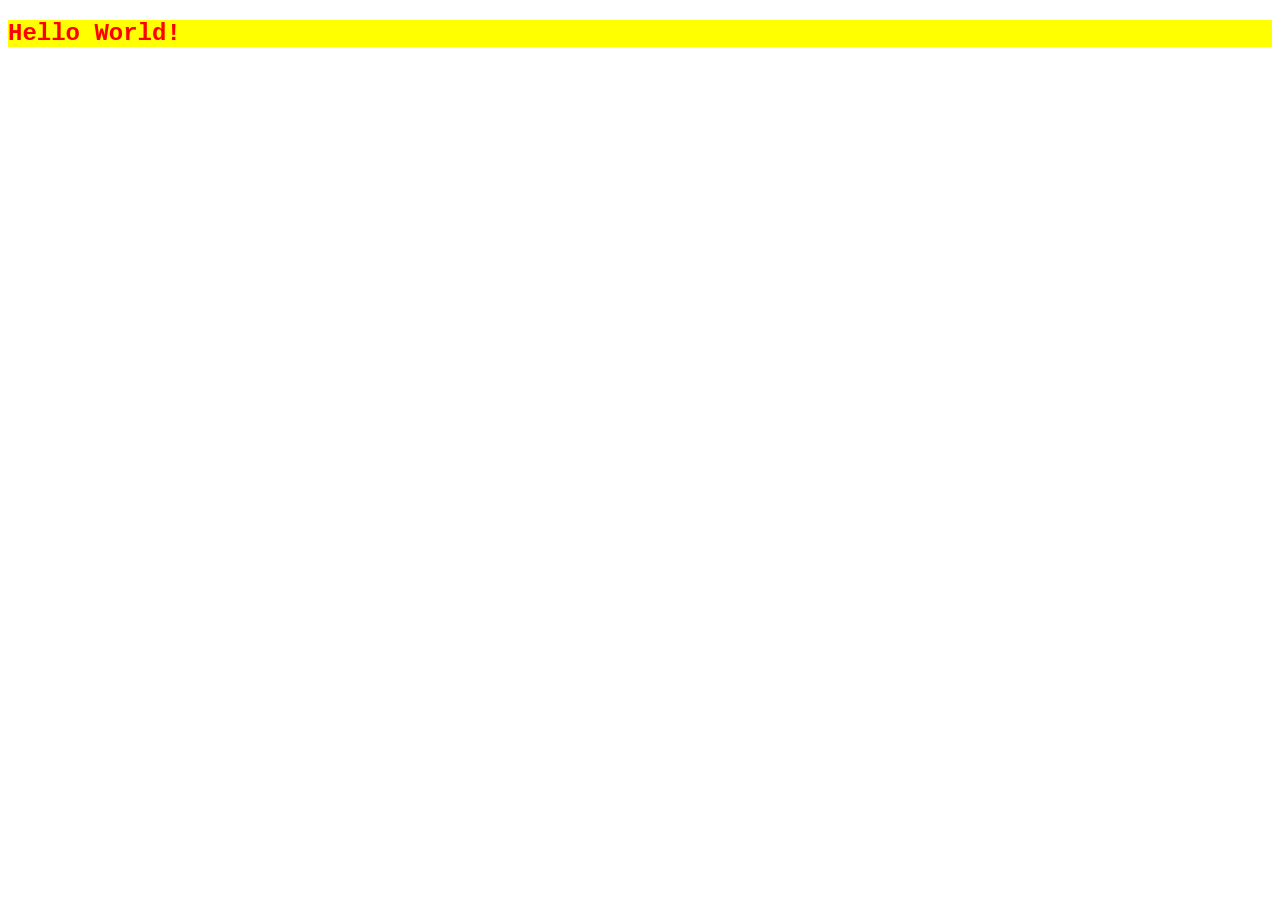
<file: css/index.html>
<!DOCTYPE html>
<html lang="en">
<head>
    <meta charset="UTF-8">
    <meta name="viewport" content="width=device-width, initial-scale=1.0">
    <meta http-equiv="X-UA-Compatible" content="ie=edge">
    <title>Document</title>
    <style>
        h1 {font-family:'Courier New', Courier, monospace} /*h1 es del tipo element */
        .title {color:green;} /*.title es del tipo clase */
    </style>
    <link rel="stylesheet" href="styles/main.css">
</head>
<body>
    <section>
        <h1 style="color: red;">Hello World!</h1>
    </section>
</body>
</html>
</file>
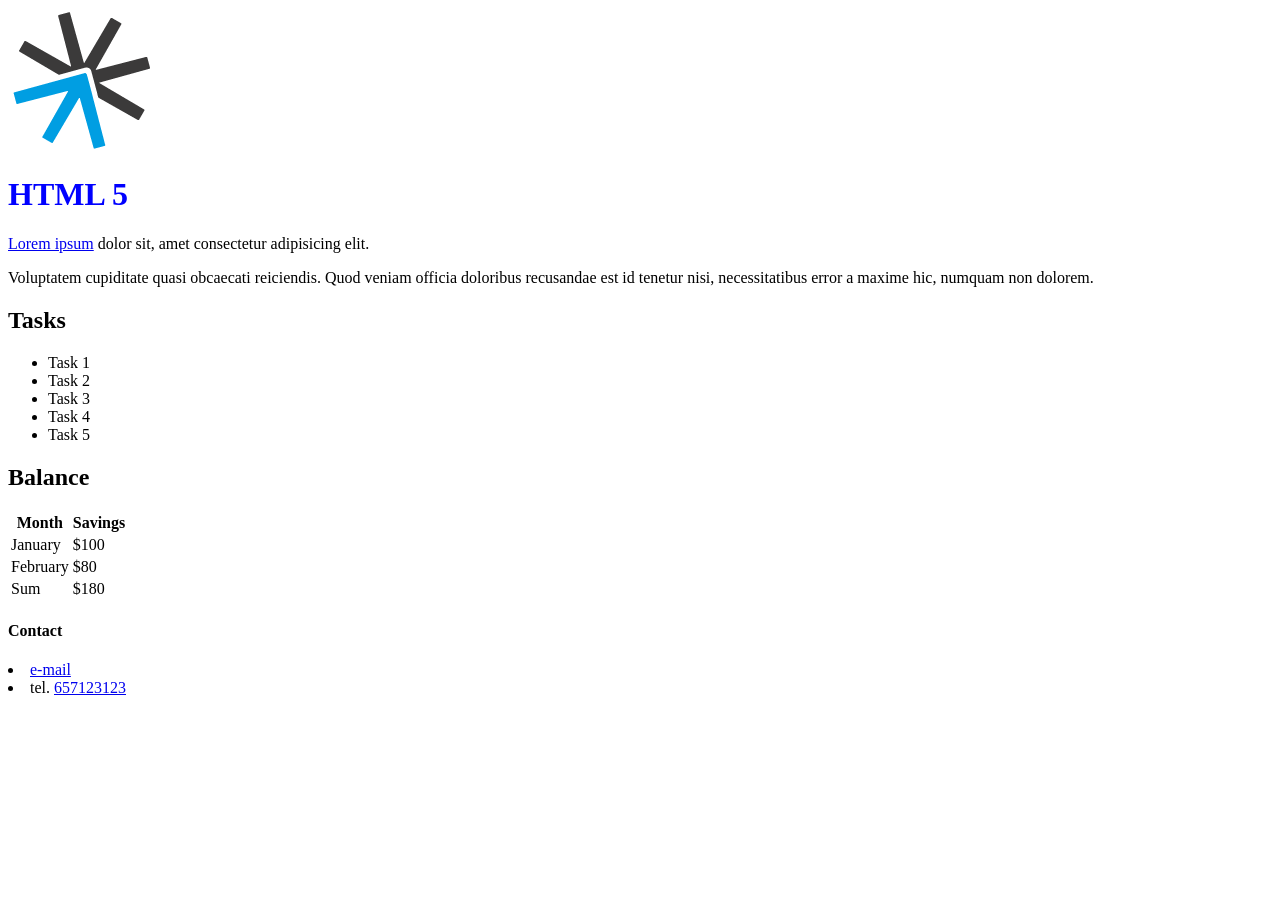
<file: html/index.html>
<!DOCTYPE html>
<html lang="en">
<head>
    <meta charset="UTF-8">
    <meta name="viewport" content="width=device-width, initial-scale=1.0">
    <meta http-equiv="X-UA-Compatible" content="ie=edge">
    <title>HTML 5</title>
    <link rel="icon" href="images/icon.png" type="image/png" sizes="16x16">
    <link rel="stylesheet" href="styles/main.css">
    <script src="scripts/main.js"></script>
</head>
<body>
    <header><img src="images/icon.png" alt="Skylab Coders Academy Icon" title="Skylab Coders Academy Icon"></header>

    <main>
    <h1>HTML 5</h1>

    <article>
    <p><a href="https://es.wikipedia.org/wiki/Lorem_ipsum" target="_blank">Lorem ipsum</a> dolor sit, amet consectetur adipisicing elit.</p> 
        
    <p>Voluptatem cupiditate quasi obcaecati reiciendis. Quod veniam officia doloribus recusandae est id tenetur nisi, necessitatibus error a maxime hic, numquam non dolorem.</p>
    </article>
    <section>
    <h2>Tasks</h2>
    
    <ul>
        <li>Task 1</li>
        <li>Task 2</li>
        <li>Task 3</li>
        <li>Task 4</li>
        <li>Task 5</li>
    </ul>
</section>
<section>
<h2>Balance</h2>
    <table>
            <thead>
             <tr>
                <th>Month</th>
                <th>Savings</th>
             </tr>
            </thead>
            <tfoot>
             <tr>
                <td>Sum</td>
                <td>$180</td>
             </tr>
            </tfoot>
            <tbody>
             <tr>
                <td>January</td>
                <td>$100</td>
             </tr>
             <tr>
                <td>February</td>
                <td>$80</td>
             </tr>
            </tbody>
           </table>
        </section>       
        </main>

        <footer>
<h4>Contact</h4>
<li><a href="mailto: pepito@gmail.com?subject=Contact from the web&body=Hello!">e-mail</a></li>
<li>tel. <a href="tel:657.123.123">657123123</a></li>
</footer>
</body>
</html>
</file>
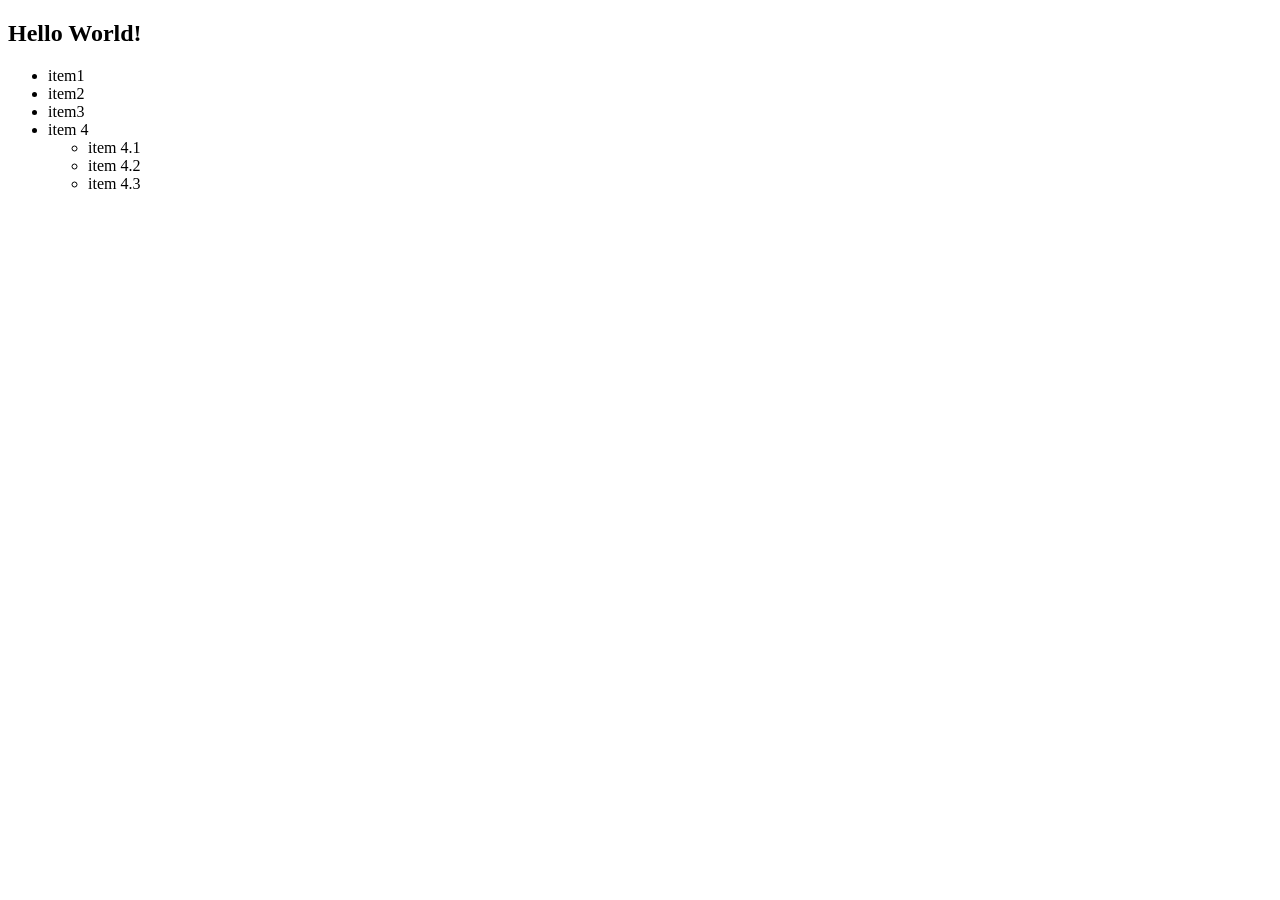
<file: react/index.html>
<!DOCTYPE html>
<html lang="en">
<head>
    <meta charset="UTF-8">
    <meta name="viewport" content="width=device-width, initial-scale=1.0">
    <meta http-equiv="X-UA-Compatible" content="ie=edge">
    <title>Document</title>
</head>
<body>
    <div id="root"></div>
    <script src="vendor/react/16.3.2/react.development.js"></script>
    <script src="vendor/react/16.3.2/react-dom.development.js"></script>
    <!-- <script src="scripts/main.js"></script> -->
    <script src="vendor/babel/6.26.0/babel.js"></script>
    <script src="scripts/main.jsx" type="text/babel"></script>
</body>
</html>
</file>
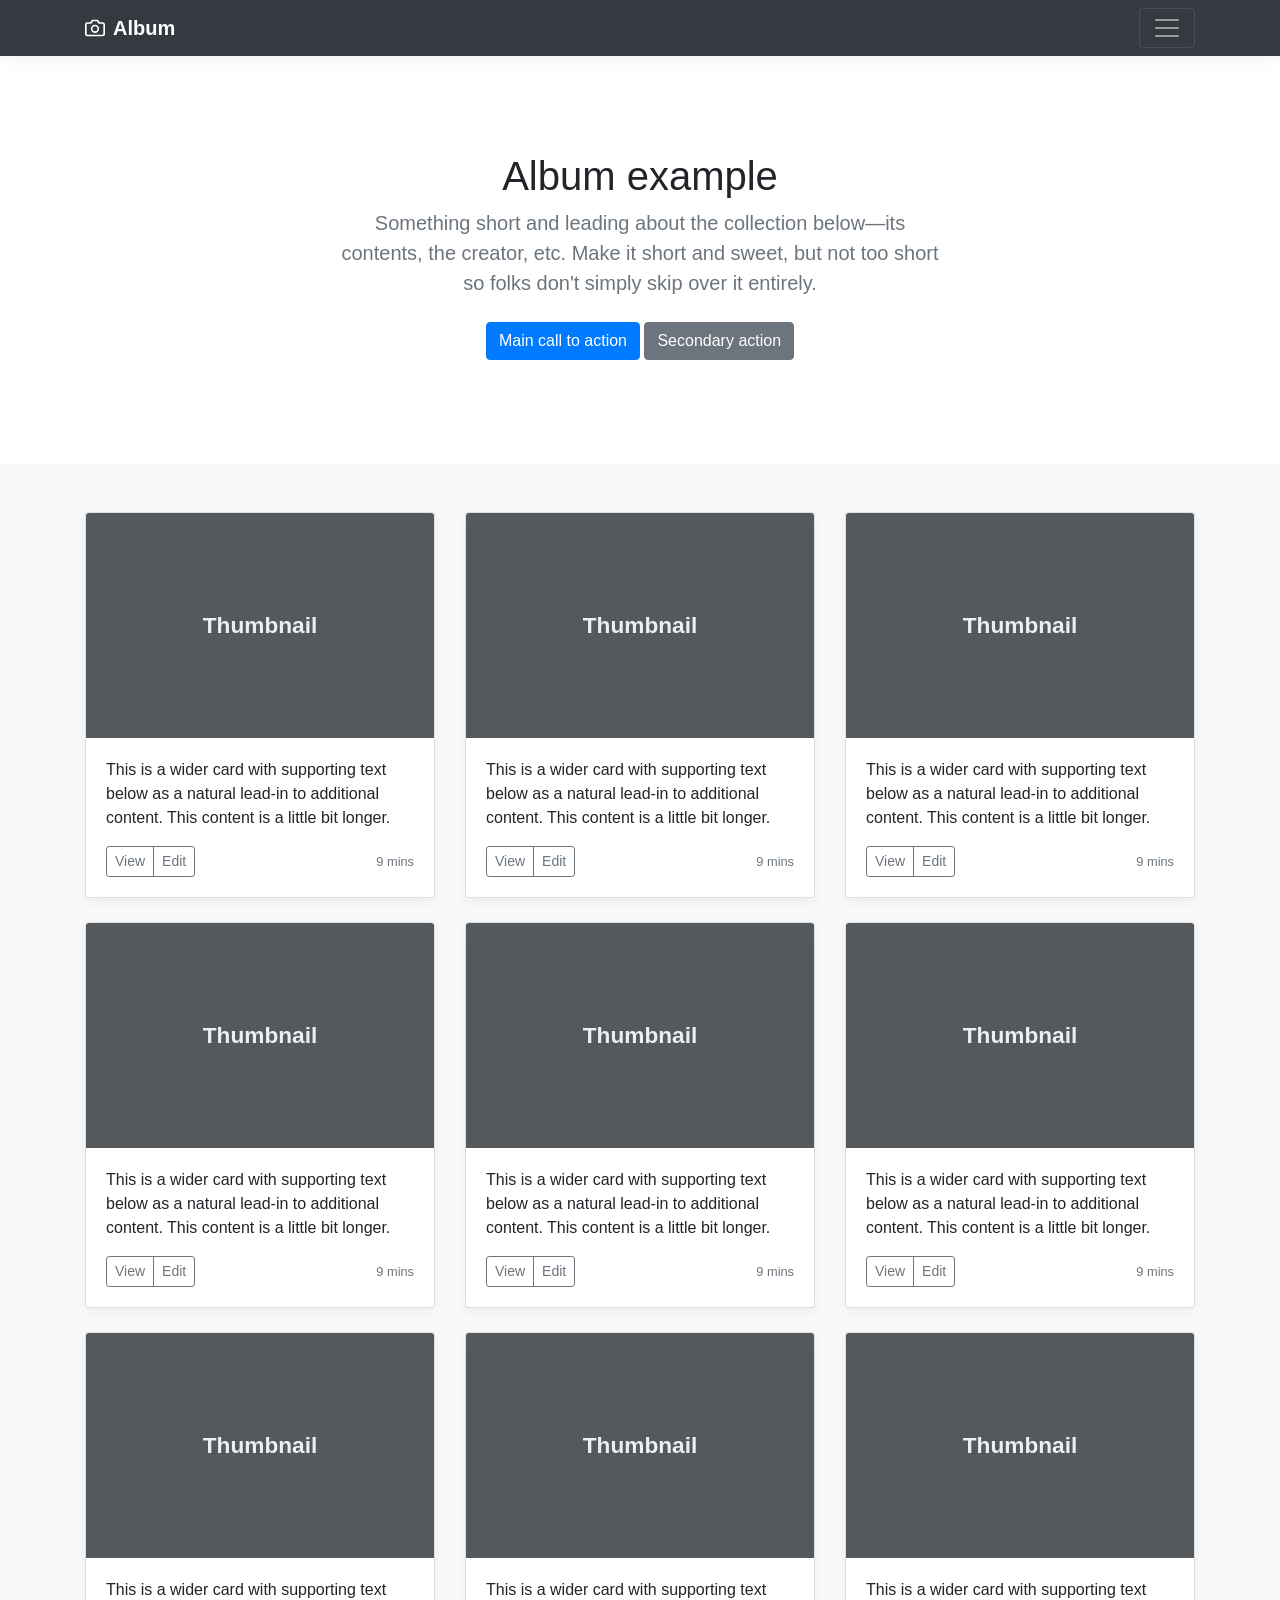
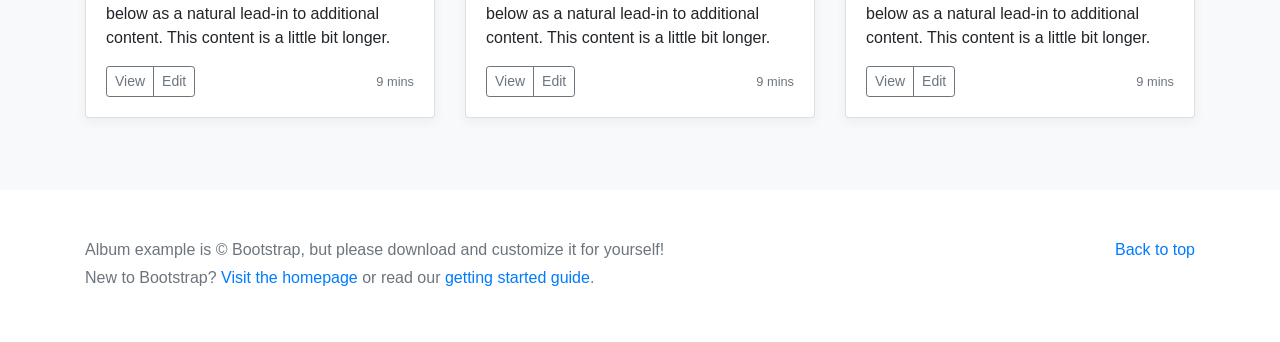
<file: vendor/bootstrap/bootstrap-4.1.0/docs/4.1/examples/album/index.html>
<!doctype html>
<html lang="en">
  <head>
    <meta charset="utf-8">
    <meta name="viewport" content="width=device-width, initial-scale=1, shrink-to-fit=no">
    <meta name="description" content="">
    <meta name="author" content="">
    <link rel="icon" href="../../../../favicon.ico">

    <title>Album example for Bootstrap</title>

    <!-- Bootstrap core CSS -->
    <link href="../../../../dist/css/bootstrap.min.css" rel="stylesheet">

    <!-- Custom styles for this template -->
    <link href="album.css" rel="stylesheet">
  </head>

  <body>

    <header>
      <div class="collapse bg-dark" id="navbarHeader">
        <div class="container">
          <div class="row">
            <div class="col-sm-8 col-md-7 py-4">
              <h4 class="text-white">About</h4>
              <p class="text-muted">Add some information about the album below, the author, or any other background context. Make it a few sentences long so folks can pick up some informative tidbits. Then, link them off to some social networking sites or contact information.</p>
            </div>
            <div class="col-sm-4 offset-md-1 py-4">
              <h4 class="text-white">Contact</h4>
              <ul class="list-unstyled">
                <li><a href="#" class="text-white">Follow on Twitter</a></li>
                <li><a href="#" class="text-white">Like on Facebook</a></li>
                <li><a href="#" class="text-white">Email me</a></li>
              </ul>
            </div>
          </div>
        </div>
      </div>
      <div class="navbar navbar-dark bg-dark box-shadow">
        <div class="container d-flex justify-content-between">
          <a href="#" class="navbar-brand d-flex align-items-center">
            <svg xmlns="http://www.w3.org/2000/svg" width="20" height="20" viewBox="0 0 24 24" fill="none" stroke="currentColor" stroke-width="2" stroke-linecap="round" stroke-linejoin="round" class="mr-2"><path d="M23 19a2 2 0 0 1-2 2H3a2 2 0 0 1-2-2V8a2 2 0 0 1 2-2h4l2-3h6l2 3h4a2 2 0 0 1 2 2z"></path><circle cx="12" cy="13" r="4"></circle></svg>
            <strong>Album</strong>
          </a>
          <button class="navbar-toggler" type="button" data-toggle="collapse" data-target="#navbarHeader" aria-controls="navbarHeader" aria-expanded="false" aria-label="Toggle navigation">
            <span class="navbar-toggler-icon"></span>
          </button>
        </div>
      </div>
    </header>

    <main role="main">

      <section class="jumbotron text-center">
        <div class="container">
          <h1 class="jumbotron-heading">Album example</h1>
          <p class="lead text-muted">Something short and leading about the collection below—its contents, the creator, etc. Make it short and sweet, but not too short so folks don't simply skip over it entirely.</p>
          <p>
            <a href="#" class="btn btn-primary my-2">Main call to action</a>
            <a href="#" class="btn btn-secondary my-2">Secondary action</a>
          </p>
        </div>
      </section>

      <div class="album py-5 bg-light">
        <div class="container">

          <div class="row">
            <div class="col-md-4">
              <div class="card mb-4 box-shadow">
                <img class="card-img-top" data-src="holder.js/100px225?theme=thumb&bg=55595c&fg=eceeef&text=Thumbnail" alt="Card image cap">
                <div class="card-body">
                  <p class="card-text">This is a wider card with supporting text below as a natural lead-in to additional content. This content is a little bit longer.</p>
                  <div class="d-flex justify-content-between align-items-center">
                    <div class="btn-group">
                      <button type="button" class="btn btn-sm btn-outline-secondary">View</button>
                      <button type="button" class="btn btn-sm btn-outline-secondary">Edit</button>
                    </div>
                    <small class="text-muted">9 mins</small>
                  </div>
                </div>
              </div>
            </div>
            <div class="col-md-4">
              <div class="card mb-4 box-shadow">
                <img class="card-img-top" data-src="holder.js/100px225?theme=thumb&bg=55595c&fg=eceeef&text=Thumbnail" alt="Card image cap">
                <div class="card-body">
                  <p class="card-text">This is a wider card with supporting text below as a natural lead-in to additional content. This content is a little bit longer.</p>
                  <div class="d-flex justify-content-between align-items-center">
                    <div class="btn-group">
                      <button type="button" class="btn btn-sm btn-outline-secondary">View</button>
                      <button type="button" class="btn btn-sm btn-outline-secondary">Edit</button>
                    </div>
                    <small class="text-muted">9 mins</small>
                  </div>
                </div>
              </div>
            </div>
            <div class="col-md-4">
              <div class="card mb-4 box-shadow">
                <img class="card-img-top" data-src="holder.js/100px225?theme=thumb&bg=55595c&fg=eceeef&text=Thumbnail" alt="Card image cap">
                <div class="card-body">
                  <p class="card-text">This is a wider card with supporting text below as a natural lead-in to additional content. This content is a little bit longer.</p>
                  <div class="d-flex justify-content-between align-items-center">
                    <div class="btn-group">
                      <button type="button" class="btn btn-sm btn-outline-secondary">View</button>
                      <button type="button" class="btn btn-sm btn-outline-secondary">Edit</button>
                    </div>
                    <small class="text-muted">9 mins</small>
                  </div>
                </div>
              </div>
            </div>

            <div class="col-md-4">
              <div class="card mb-4 box-shadow">
                <img class="card-img-top" data-src="holder.js/100px225?theme=thumb&bg=55595c&fg=eceeef&text=Thumbnail" alt="Card image cap">
                <div class="card-body">
                  <p class="card-text">This is a wider card with supporting text below as a natural lead-in to additional content. This content is a little bit longer.</p>
                  <div class="d-flex justify-content-between align-items-center">
                    <div class="btn-group">
                      <button type="button" class="btn btn-sm btn-outline-secondary">View</button>
                      <button type="button" class="btn btn-sm btn-outline-secondary">Edit</button>
                    </div>
                    <small class="text-muted">9 mins</small>
                  </div>
                </div>
              </div>
            </div>
            <div class="col-md-4">
              <div class="card mb-4 box-shadow">
                <img class="card-img-top" data-src="holder.js/100px225?theme=thumb&bg=55595c&fg=eceeef&text=Thumbnail" alt="Card image cap">
                <div class="card-body">
                  <p class="card-text">This is a wider card with supporting text below as a natural lead-in to additional content. This content is a little bit longer.</p>
                  <div class="d-flex justify-content-between align-items-center">
                    <div class="btn-group">
                      <button type="button" class="btn btn-sm btn-outline-secondary">View</button>
                      <button type="button" class="btn btn-sm btn-outline-secondary">Edit</button>
                    </div>
                    <small class="text-muted">9 mins</small>
                  </div>
                </div>
              </div>
            </div>
            <div class="col-md-4">
              <div class="card mb-4 box-shadow">
                <img class="card-img-top" data-src="holder.js/100px225?theme=thumb&bg=55595c&fg=eceeef&text=Thumbnail" alt="Card image cap">
                <div class="card-body">
                  <p class="card-text">This is a wider card with supporting text below as a natural lead-in to additional content. This content is a little bit longer.</p>
                  <div class="d-flex justify-content-between align-items-center">
                    <div class="btn-group">
                      <button type="button" class="btn btn-sm btn-outline-secondary">View</button>
                      <button type="button" class="btn btn-sm btn-outline-secondary">Edit</button>
                    </div>
                    <small class="text-muted">9 mins</small>
                  </div>
                </div>
              </div>
            </div>

            <div class="col-md-4">
              <div class="card mb-4 box-shadow">
                <img class="card-img-top" data-src="holder.js/100px225?theme=thumb&bg=55595c&fg=eceeef&text=Thumbnail" alt="Card image cap">
                <div class="card-body">
                  <p class="card-text">This is a wider card with supporting text below as a natural lead-in to additional content. This content is a little bit longer.</p>
                  <div class="d-flex justify-content-between align-items-center">
                    <div class="btn-group">
                      <button type="button" class="btn btn-sm btn-outline-secondary">View</button>
                      <button type="button" class="btn btn-sm btn-outline-secondary">Edit</button>
                    </div>
                    <small class="text-muted">9 mins</small>
                  </div>
                </div>
              </div>
            </div>
            <div class="col-md-4">
              <div class="card mb-4 box-shadow">
                <img class="card-img-top" data-src="holder.js/100px225?theme=thumb&bg=55595c&fg=eceeef&text=Thumbnail" alt="Card image cap">
                <div class="card-body">
                  <p class="card-text">This is a wider card with supporting text below as a natural lead-in to additional content. This content is a little bit longer.</p>
                  <div class="d-flex justify-content-between align-items-center">
                    <div class="btn-group">
                      <button type="button" class="btn btn-sm btn-outline-secondary">View</button>
                      <button type="button" class="btn btn-sm btn-outline-secondary">Edit</button>
                    </div>
                    <small class="text-muted">9 mins</small>
                  </div>
                </div>
              </div>
            </div>
            <div class="col-md-4">
              <div class="card mb-4 box-shadow">
                <img class="card-img-top" data-src="holder.js/100px225?theme=thumb&bg=55595c&fg=eceeef&text=Thumbnail" alt="Card image cap">
                <div class="card-body">
                  <p class="card-text">This is a wider card with supporting text below as a natural lead-in to additional content. This content is a little bit longer.</p>
                  <div class="d-flex justify-content-between align-items-center">
                    <div class="btn-group">
                      <button type="button" class="btn btn-sm btn-outline-secondary">View</button>
                      <button type="button" class="btn btn-sm btn-outline-secondary">Edit</button>
                    </div>
                    <small class="text-muted">9 mins</small>
                  </div>
                </div>
              </div>
            </div>
          </div>
        </div>
      </div>

    </main>

    <footer class="text-muted">
      <div class="container">
        <p class="float-right">
          <a href="#">Back to top</a>
        </p>
        <p>Album example is &copy; Bootstrap, but please download and customize it for yourself!</p>
        <p>New to Bootstrap? <a href="../../">Visit the homepage</a> or read our <a href="../../getting-started/">getting started guide</a>.</p>
      </div>
    </footer>

    <!-- Bootstrap core JavaScript
    ================================================== -->
    <!-- Placed at the end of the document so the pages load faster -->
    <script src="https://code.jquery.com/jquery-3.3.1.slim.min.js" integrity="sha384-q8i/X+965DzO0rT7abK41JStQIAqVgRVzpbzo5smXKp4YfRvH+8abtTE1Pi6jizo" crossorigin="anonymous"></script>
    <script>window.jQuery || document.write('<script src="../../../../assets/js/vendor/jquery-slim.min.js"><\/script>')</script>
    <script src="../../../../assets/js/vendor/popper.min.js"></script>
    <script src="../../../../dist/js/bootstrap.min.js"></script>
    <script src="../../../../assets/js/vendor/holder.min.js"></script>
  </body>
</html>
</file>
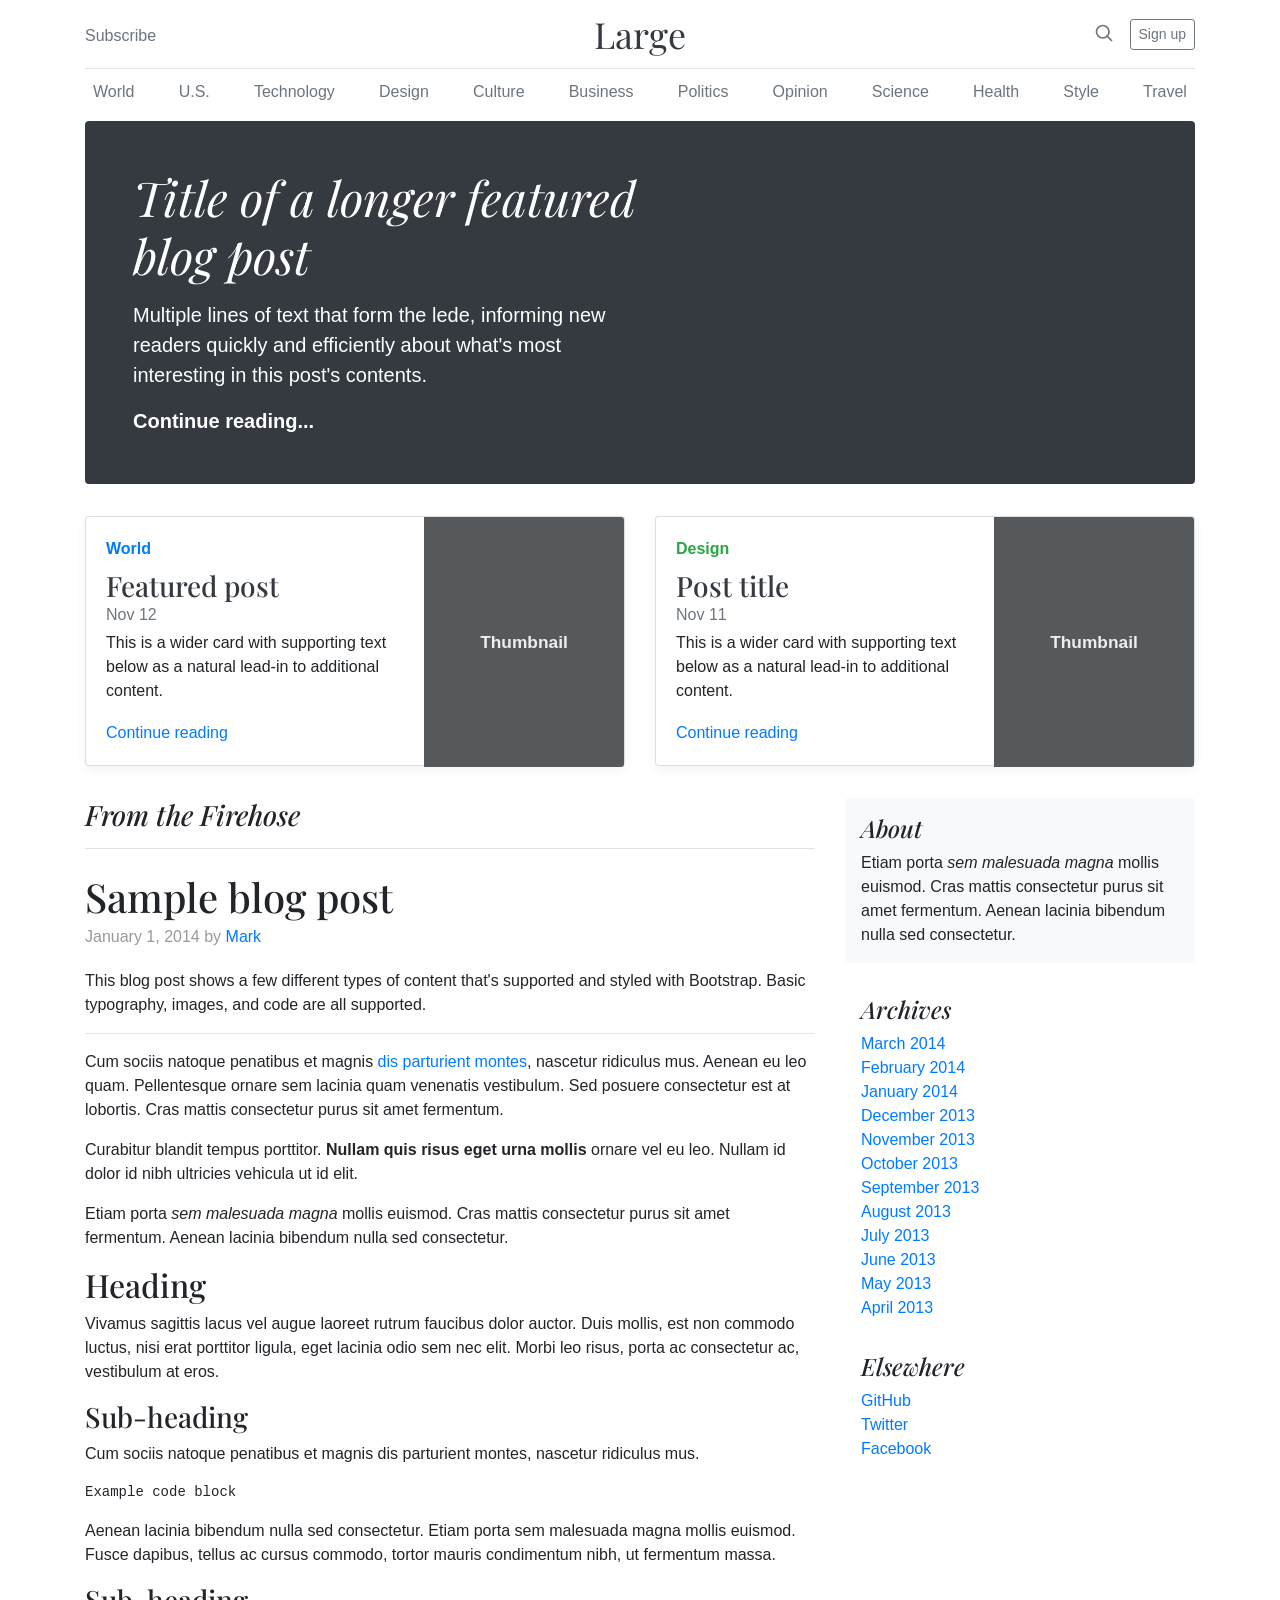
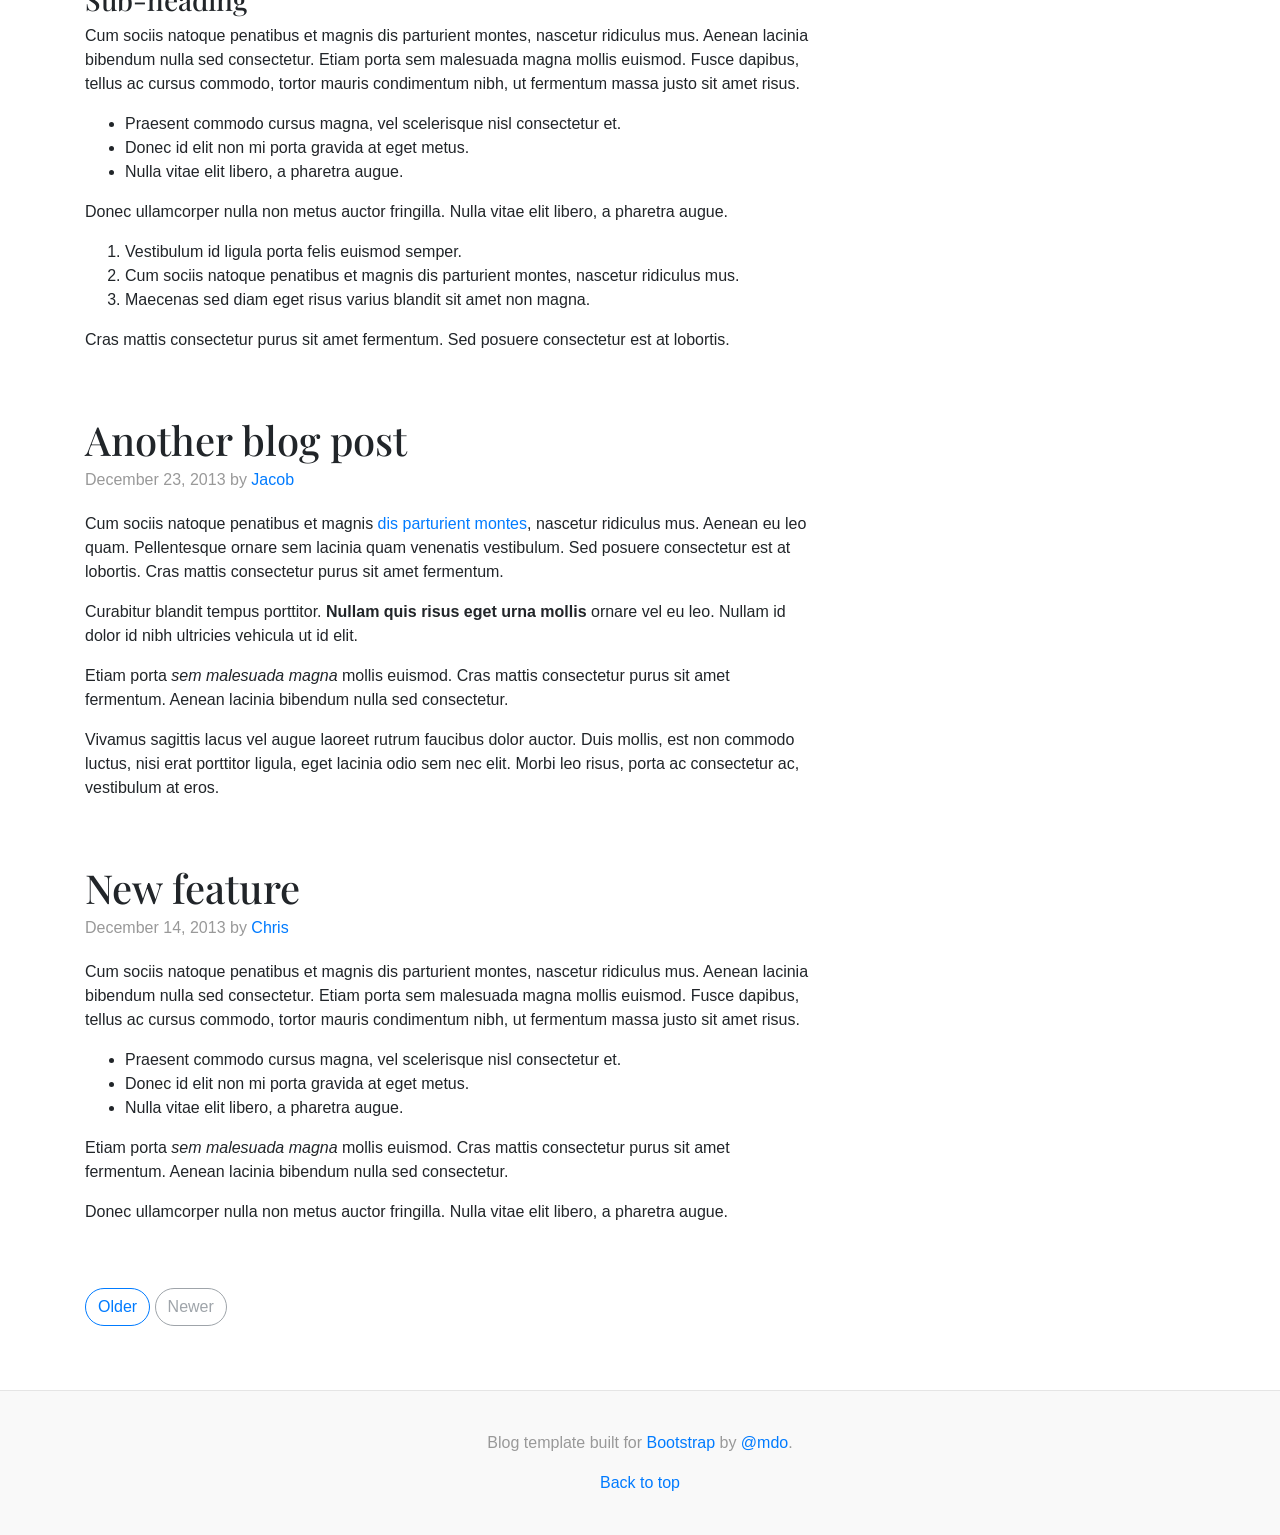
<file: vendor/bootstrap/bootstrap-4.1.0/docs/4.1/examples/blog/index.html>
<!doctype html>
<html lang="en">
  <head>
    <meta charset="utf-8">
    <meta name="viewport" content="width=device-width, initial-scale=1, shrink-to-fit=no">
    <meta name="description" content="">
    <meta name="author" content="">
    <link rel="icon" href="../../../../favicon.ico">

    <title>Blog Template for Bootstrap</title>

    <!-- Bootstrap core CSS -->
    <link href="../../../../dist/css/bootstrap.min.css" rel="stylesheet">

    <!-- Custom styles for this template -->
    <link href="https://fonts.googleapis.com/css?family=Playfair+Display:700,900" rel="stylesheet">
    <link href="blog.css" rel="stylesheet">
  </head>

  <body>

    <div class="container">
      <header class="blog-header py-3">
        <div class="row flex-nowrap justify-content-between align-items-center">
          <div class="col-4 pt-1">
            <a class="text-muted" href="#">Subscribe</a>
          </div>
          <div class="col-4 text-center">
            <a class="blog-header-logo text-dark" href="#">Large</a>
          </div>
          <div class="col-4 d-flex justify-content-end align-items-center">
            <a class="text-muted" href="#">
              <svg xmlns="http://www.w3.org/2000/svg" width="20" height="20" viewBox="0 0 24 24" fill="none" stroke="currentColor" stroke-width="2" stroke-linecap="round" stroke-linejoin="round" class="mx-3"><circle cx="10.5" cy="10.5" r="7.5"></circle><line x1="21" y1="21" x2="15.8" y2="15.8"></line></svg>
            </a>
            <a class="btn btn-sm btn-outline-secondary" href="#">Sign up</a>
          </div>
        </div>
      </header>

      <div class="nav-scroller py-1 mb-2">
        <nav class="nav d-flex justify-content-between">
          <a class="p-2 text-muted" href="#">World</a>
          <a class="p-2 text-muted" href="#">U.S.</a>
          <a class="p-2 text-muted" href="#">Technology</a>
          <a class="p-2 text-muted" href="#">Design</a>
          <a class="p-2 text-muted" href="#">Culture</a>
          <a class="p-2 text-muted" href="#">Business</a>
          <a class="p-2 text-muted" href="#">Politics</a>
          <a class="p-2 text-muted" href="#">Opinion</a>
          <a class="p-2 text-muted" href="#">Science</a>
          <a class="p-2 text-muted" href="#">Health</a>
          <a class="p-2 text-muted" href="#">Style</a>
          <a class="p-2 text-muted" href="#">Travel</a>
        </nav>
      </div>

      <div class="jumbotron p-3 p-md-5 text-white rounded bg-dark">
        <div class="col-md-6 px-0">
          <h1 class="display-4 font-italic">Title of a longer featured blog post</h1>
          <p class="lead my-3">Multiple lines of text that form the lede, informing new readers quickly and efficiently about what's most interesting in this post's contents.</p>
          <p class="lead mb-0"><a href="#" class="text-white font-weight-bold">Continue reading...</a></p>
        </div>
      </div>

      <div class="row mb-2">
        <div class="col-md-6">
          <div class="card flex-md-row mb-4 box-shadow h-md-250">
            <div class="card-body d-flex flex-column align-items-start">
              <strong class="d-inline-block mb-2 text-primary">World</strong>
              <h3 class="mb-0">
                <a class="text-dark" href="#">Featured post</a>
              </h3>
              <div class="mb-1 text-muted">Nov 12</div>
              <p class="card-text mb-auto">This is a wider card with supporting text below as a natural lead-in to additional content.</p>
              <a href="#">Continue reading</a>
            </div>
            <img class="card-img-right flex-auto d-none d-lg-block" data-src="holder.js/200x250?theme=thumb" alt="Card image cap">
          </div>
        </div>
        <div class="col-md-6">
          <div class="card flex-md-row mb-4 box-shadow h-md-250">
            <div class="card-body d-flex flex-column align-items-start">
              <strong class="d-inline-block mb-2 text-success">Design</strong>
              <h3 class="mb-0">
                <a class="text-dark" href="#">Post title</a>
              </h3>
              <div class="mb-1 text-muted">Nov 11</div>
              <p class="card-text mb-auto">This is a wider card with supporting text below as a natural lead-in to additional content.</p>
              <a href="#">Continue reading</a>
            </div>
            <img class="card-img-right flex-auto d-none d-lg-block" data-src="holder.js/200x250?theme=thumb" alt="Card image cap">
          </div>
        </div>
      </div>
    </div>

    <main role="main" class="container">
      <div class="row">
        <div class="col-md-8 blog-main">
          <h3 class="pb-3 mb-4 font-italic border-bottom">
            From the Firehose
          </h3>

          <div class="blog-post">
            <h2 class="blog-post-title">Sample blog post</h2>
            <p class="blog-post-meta">January 1, 2014 by <a href="#">Mark</a></p>

            <p>This blog post shows a few different types of content that's supported and styled with Bootstrap. Basic typography, images, and code are all supported.</p>
            <hr>
            <p>Cum sociis natoque penatibus et magnis <a href="#">dis parturient montes</a>, nascetur ridiculus mus. Aenean eu leo quam. Pellentesque ornare sem lacinia quam venenatis vestibulum. Sed posuere consectetur est at lobortis. Cras mattis consectetur purus sit amet fermentum.</p>
            <blockquote>
              <p>Curabitur blandit tempus porttitor. <strong>Nullam quis risus eget urna mollis</strong> ornare vel eu leo. Nullam id dolor id nibh ultricies vehicula ut id elit.</p>
            </blockquote>
            <p>Etiam porta <em>sem malesuada magna</em> mollis euismod. Cras mattis consectetur purus sit amet fermentum. Aenean lacinia bibendum nulla sed consectetur.</p>
            <h2>Heading</h2>
            <p>Vivamus sagittis lacus vel augue laoreet rutrum faucibus dolor auctor. Duis mollis, est non commodo luctus, nisi erat porttitor ligula, eget lacinia odio sem nec elit. Morbi leo risus, porta ac consectetur ac, vestibulum at eros.</p>
            <h3>Sub-heading</h3>
            <p>Cum sociis natoque penatibus et magnis dis parturient montes, nascetur ridiculus mus.</p>
            <pre><code>Example code block</code></pre>
            <p>Aenean lacinia bibendum nulla sed consectetur. Etiam porta sem malesuada magna mollis euismod. Fusce dapibus, tellus ac cursus commodo, tortor mauris condimentum nibh, ut fermentum massa.</p>
            <h3>Sub-heading</h3>
            <p>Cum sociis natoque penatibus et magnis dis parturient montes, nascetur ridiculus mus. Aenean lacinia bibendum nulla sed consectetur. Etiam porta sem malesuada magna mollis euismod. Fusce dapibus, tellus ac cursus commodo, tortor mauris condimentum nibh, ut fermentum massa justo sit amet risus.</p>
            <ul>
              <li>Praesent commodo cursus magna, vel scelerisque nisl consectetur et.</li>
              <li>Donec id elit non mi porta gravida at eget metus.</li>
              <li>Nulla vitae elit libero, a pharetra augue.</li>
            </ul>
            <p>Donec ullamcorper nulla non metus auctor fringilla. Nulla vitae elit libero, a pharetra augue.</p>
            <ol>
              <li>Vestibulum id ligula porta felis euismod semper.</li>
              <li>Cum sociis natoque penatibus et magnis dis parturient montes, nascetur ridiculus mus.</li>
              <li>Maecenas sed diam eget risus varius blandit sit amet non magna.</li>
            </ol>
            <p>Cras mattis consectetur purus sit amet fermentum. Sed posuere consectetur est at lobortis.</p>
          </div><!-- /.blog-post -->

          <div class="blog-post">
            <h2 class="blog-post-title">Another blog post</h2>
            <p class="blog-post-meta">December 23, 2013 by <a href="#">Jacob</a></p>

            <p>Cum sociis natoque penatibus et magnis <a href="#">dis parturient montes</a>, nascetur ridiculus mus. Aenean eu leo quam. Pellentesque ornare sem lacinia quam venenatis vestibulum. Sed posuere consectetur est at lobortis. Cras mattis consectetur purus sit amet fermentum.</p>
            <blockquote>
              <p>Curabitur blandit tempus porttitor. <strong>Nullam quis risus eget urna mollis</strong> ornare vel eu leo. Nullam id dolor id nibh ultricies vehicula ut id elit.</p>
            </blockquote>
            <p>Etiam porta <em>sem malesuada magna</em> mollis euismod. Cras mattis consectetur purus sit amet fermentum. Aenean lacinia bibendum nulla sed consectetur.</p>
            <p>Vivamus sagittis lacus vel augue laoreet rutrum faucibus dolor auctor. Duis mollis, est non commodo luctus, nisi erat porttitor ligula, eget lacinia odio sem nec elit. Morbi leo risus, porta ac consectetur ac, vestibulum at eros.</p>
          </div><!-- /.blog-post -->

          <div class="blog-post">
            <h2 class="blog-post-title">New feature</h2>
            <p class="blog-post-meta">December 14, 2013 by <a href="#">Chris</a></p>

            <p>Cum sociis natoque penatibus et magnis dis parturient montes, nascetur ridiculus mus. Aenean lacinia bibendum nulla sed consectetur. Etiam porta sem malesuada magna mollis euismod. Fusce dapibus, tellus ac cursus commodo, tortor mauris condimentum nibh, ut fermentum massa justo sit amet risus.</p>
            <ul>
              <li>Praesent commodo cursus magna, vel scelerisque nisl consectetur et.</li>
              <li>Donec id elit non mi porta gravida at eget metus.</li>
              <li>Nulla vitae elit libero, a pharetra augue.</li>
            </ul>
            <p>Etiam porta <em>sem malesuada magna</em> mollis euismod. Cras mattis consectetur purus sit amet fermentum. Aenean lacinia bibendum nulla sed consectetur.</p>
            <p>Donec ullamcorper nulla non metus auctor fringilla. Nulla vitae elit libero, a pharetra augue.</p>
          </div><!-- /.blog-post -->

          <nav class="blog-pagination">
            <a class="btn btn-outline-primary" href="#">Older</a>
            <a class="btn btn-outline-secondary disabled" href="#">Newer</a>
          </nav>

        </div><!-- /.blog-main -->

        <aside class="col-md-4 blog-sidebar">
          <div class="p-3 mb-3 bg-light rounded">
            <h4 class="font-italic">About</h4>
            <p class="mb-0">Etiam porta <em>sem malesuada magna</em> mollis euismod. Cras mattis consectetur purus sit amet fermentum. Aenean lacinia bibendum nulla sed consectetur.</p>
          </div>

          <div class="p-3">
            <h4 class="font-italic">Archives</h4>
            <ol class="list-unstyled mb-0">
              <li><a href="#">March 2014</a></li>
              <li><a href="#">February 2014</a></li>
              <li><a href="#">January 2014</a></li>
              <li><a href="#">December 2013</a></li>
              <li><a href="#">November 2013</a></li>
              <li><a href="#">October 2013</a></li>
              <li><a href="#">September 2013</a></li>
              <li><a href="#">August 2013</a></li>
              <li><a href="#">July 2013</a></li>
              <li><a href="#">June 2013</a></li>
              <li><a href="#">May 2013</a></li>
              <li><a href="#">April 2013</a></li>
            </ol>
          </div>

          <div class="p-3">
            <h4 class="font-italic">Elsewhere</h4>
            <ol class="list-unstyled">
              <li><a href="#">GitHub</a></li>
              <li><a href="#">Twitter</a></li>
              <li><a href="#">Facebook</a></li>
            </ol>
          </div>
        </aside><!-- /.blog-sidebar -->

      </div><!-- /.row -->

    </main><!-- /.container -->

    <footer class="blog-footer">
      <p>Blog template built for <a href="https://getbootstrap.com/">Bootstrap</a> by <a href="https://twitter.com/mdo">@mdo</a>.</p>
      <p>
        <a href="#">Back to top</a>
      </p>
    </footer>

    <!-- Bootstrap core JavaScript
    ================================================== -->
    <!-- Placed at the end of the document so the pages load faster -->
    <script src="https://code.jquery.com/jquery-3.3.1.slim.min.js" integrity="sha384-q8i/X+965DzO0rT7abK41JStQIAqVgRVzpbzo5smXKp4YfRvH+8abtTE1Pi6jizo" crossorigin="anonymous"></script>
    <script>window.jQuery || document.write('<script src="../../../../assets/js/vendor/jquery-slim.min.js"><\/script>')</script>
    <script src="../../../../assets/js/vendor/popper.min.js"></script>
    <script src="../../../../dist/js/bootstrap.min.js"></script>
    <script src="../../../../assets/js/vendor/holder.min.js"></script>
    <script>
      Holder.addTheme('thumb', {
        bg: '#55595c',
        fg: '#eceeef',
        text: 'Thumbnail'
      });
    </script>
  </body>
</html>
</file>
<file: css/styles/main.css>
h1 {background-color: yellow;}
</file>
<file: html/styles/main.css>
h1 {color: blue;}
</file>
<file: vendor/bootstrap/bootstrap-4.1.0/docs/4.1/examples/album/album.css>
:root {
  --jumbotron-padding-y: 3rem;
}

.jumbotron {
  padding-top: var(--jumbotron-padding-y);
  padding-bottom: var(--jumbotron-padding-y);
  margin-bottom: 0;
  background-color: #fff;
}
@media (min-width: 768px) {
  .jumbotron {
    padding-top: calc(var(--jumbotron-padding-y) * 2);
    padding-bottom: calc(var(--jumbotron-padding-y) * 2);
  }
}

.jumbotron p:last-child {
  margin-bottom: 0;
}

.jumbotron-heading {
  font-weight: 300;
}

.jumbotron .container {
  max-width: 40rem;
}

footer {
  padding-top: 3rem;
  padding-bottom: 3rem;
}

footer p {
  margin-bottom: .25rem;
}

.box-shadow { box-shadow: 0 .25rem .75rem rgba(0, 0, 0, .05); }
</file>
<file: vendor/bootstrap/bootstrap-4.1.0/docs/4.1/examples/blog/blog.css>
/* stylelint-disable selector-list-comma-newline-after */

.blog-header {
  line-height: 1;
  border-bottom: 1px solid #e5e5e5;
}

.blog-header-logo {
  font-family: "Playfair Display", Georgia, "Times New Roman", serif;
  font-size: 2.25rem;
}

.blog-header-logo:hover {
  text-decoration: none;
}

h1, h2, h3, h4, h5, h6 {
  font-family: "Playfair Display", Georgia, "Times New Roman", serif;
}

.display-4 {
  font-size: 2.5rem;
}
@media (min-width: 768px) {
  .display-4 {
    font-size: 3rem;
  }
}

.nav-scroller {
  position: relative;
  z-index: 2;
  height: 2.75rem;
  overflow-y: hidden;
}

.nav-scroller .nav {
  display: -ms-flexbox;
  display: flex;
  -ms-flex-wrap: nowrap;
  flex-wrap: nowrap;
  padding-bottom: 1rem;
  margin-top: -1px;
  overflow-x: auto;
  text-align: center;
  white-space: nowrap;
  -webkit-overflow-scrolling: touch;
}

.nav-scroller .nav-link {
  padding-top: .75rem;
  padding-bottom: .75rem;
  font-size: .875rem;
}

.card-img-right {
  height: 100%;
  border-radius: 0 3px 3px 0;
}

.flex-auto {
  -ms-flex: 0 0 auto;
  flex: 0 0 auto;
}

.h-250 { height: 250px; }
@media (min-width: 768px) {
  .h-md-250 { height: 250px; }
}

.border-top { border-top: 1px solid #e5e5e5; }
.border-bottom { border-bottom: 1px solid #e5e5e5; }

.box-shadow { box-shadow: 0 .25rem .75rem rgba(0, 0, 0, .05); }

/*
 * Blog name and description
 */
.blog-title {
  margin-bottom: 0;
  font-size: 2rem;
  font-weight: 400;
}
.blog-description {
  font-size: 1.1rem;
  color: #999;
}

@media (min-width: 40em) {
  .blog-title {
    font-size: 3.5rem;
  }
}

/* Pagination */
.blog-pagination {
  margin-bottom: 4rem;
}
.blog-pagination > .btn {
  border-radius: 2rem;
}

/*
 * Blog posts
 */
.blog-post {
  margin-bottom: 4rem;
}
.blog-post-title {
  margin-bottom: .25rem;
  font-size: 2.5rem;
}
.blog-post-meta {
  margin-bottom: 1.25rem;
  color: #999;
}

/*
 * Footer
 */
.blog-footer {
  padding: 2.5rem 0;
  color: #999;
  text-align: center;
  background-color: #f9f9f9;
  border-top: .05rem solid #e5e5e5;
}
.blog-footer p:last-child {
  margin-bottom: 0;
}
</file>
